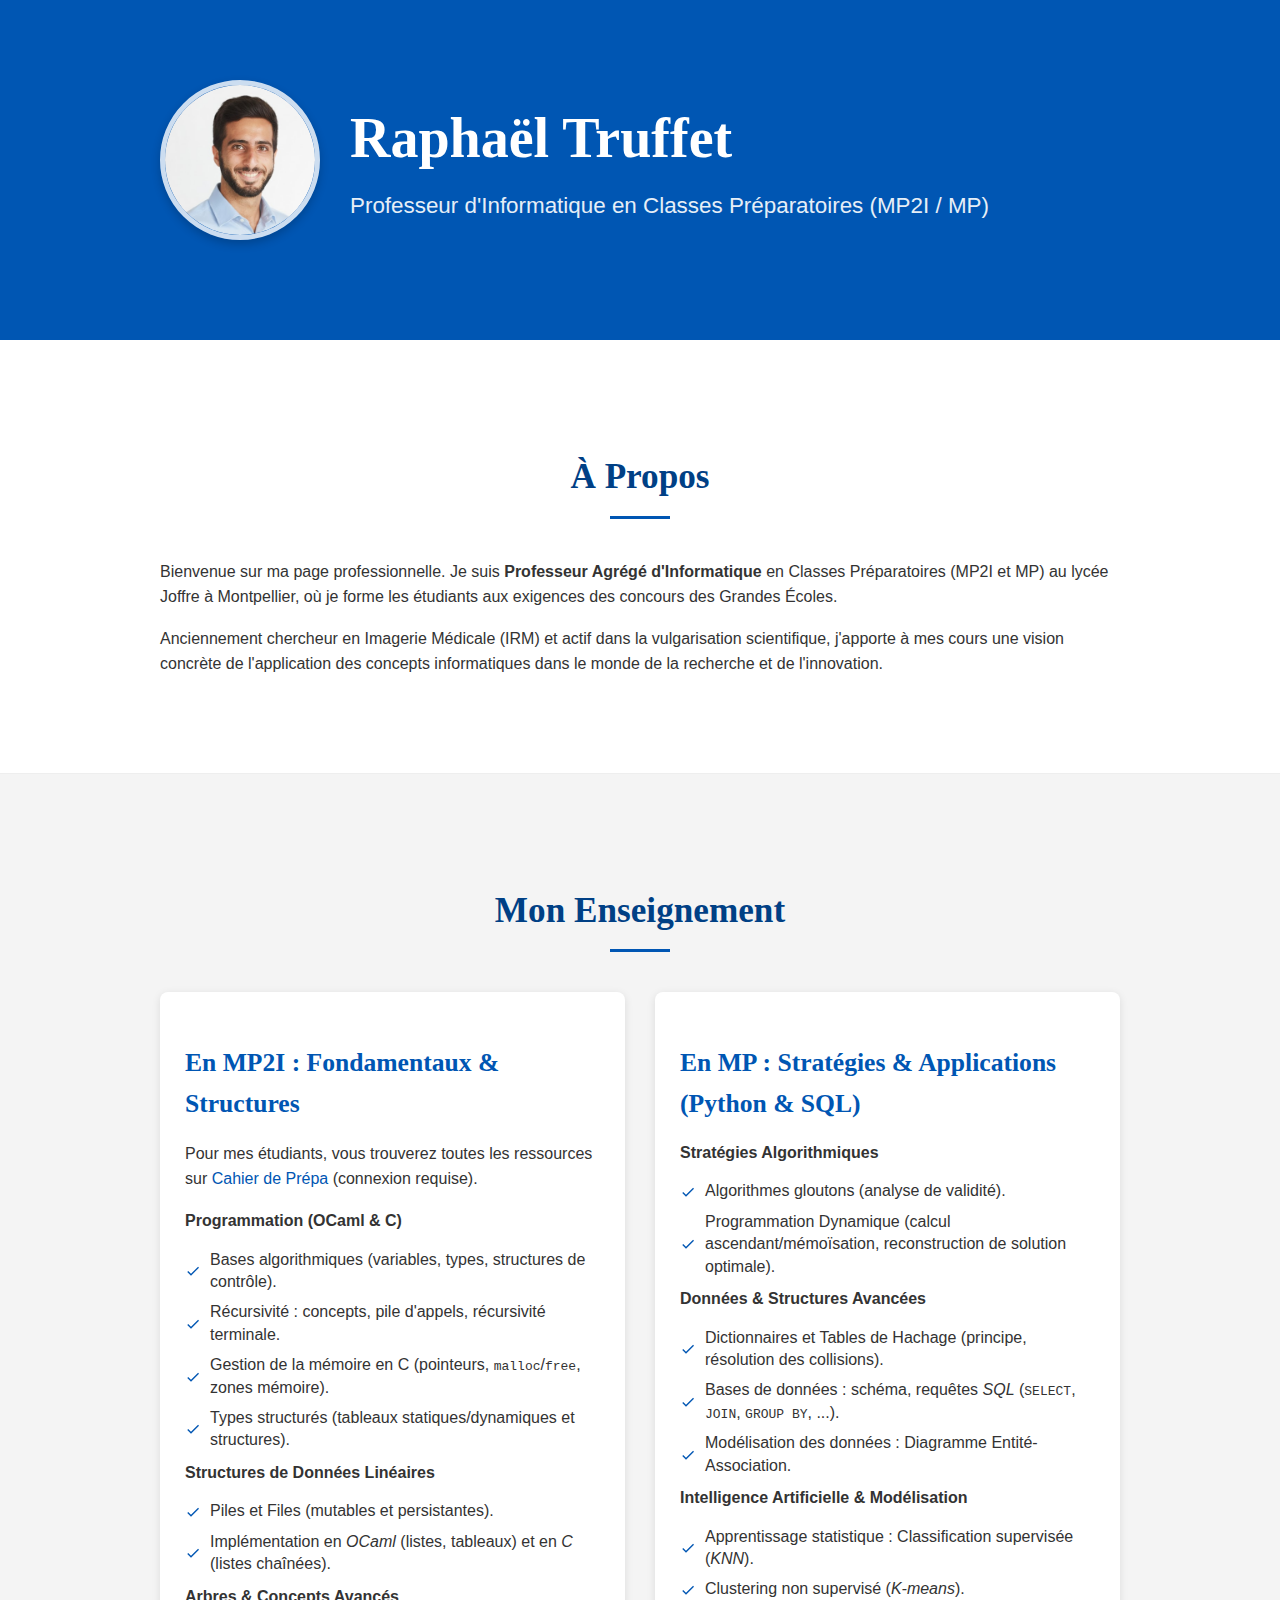
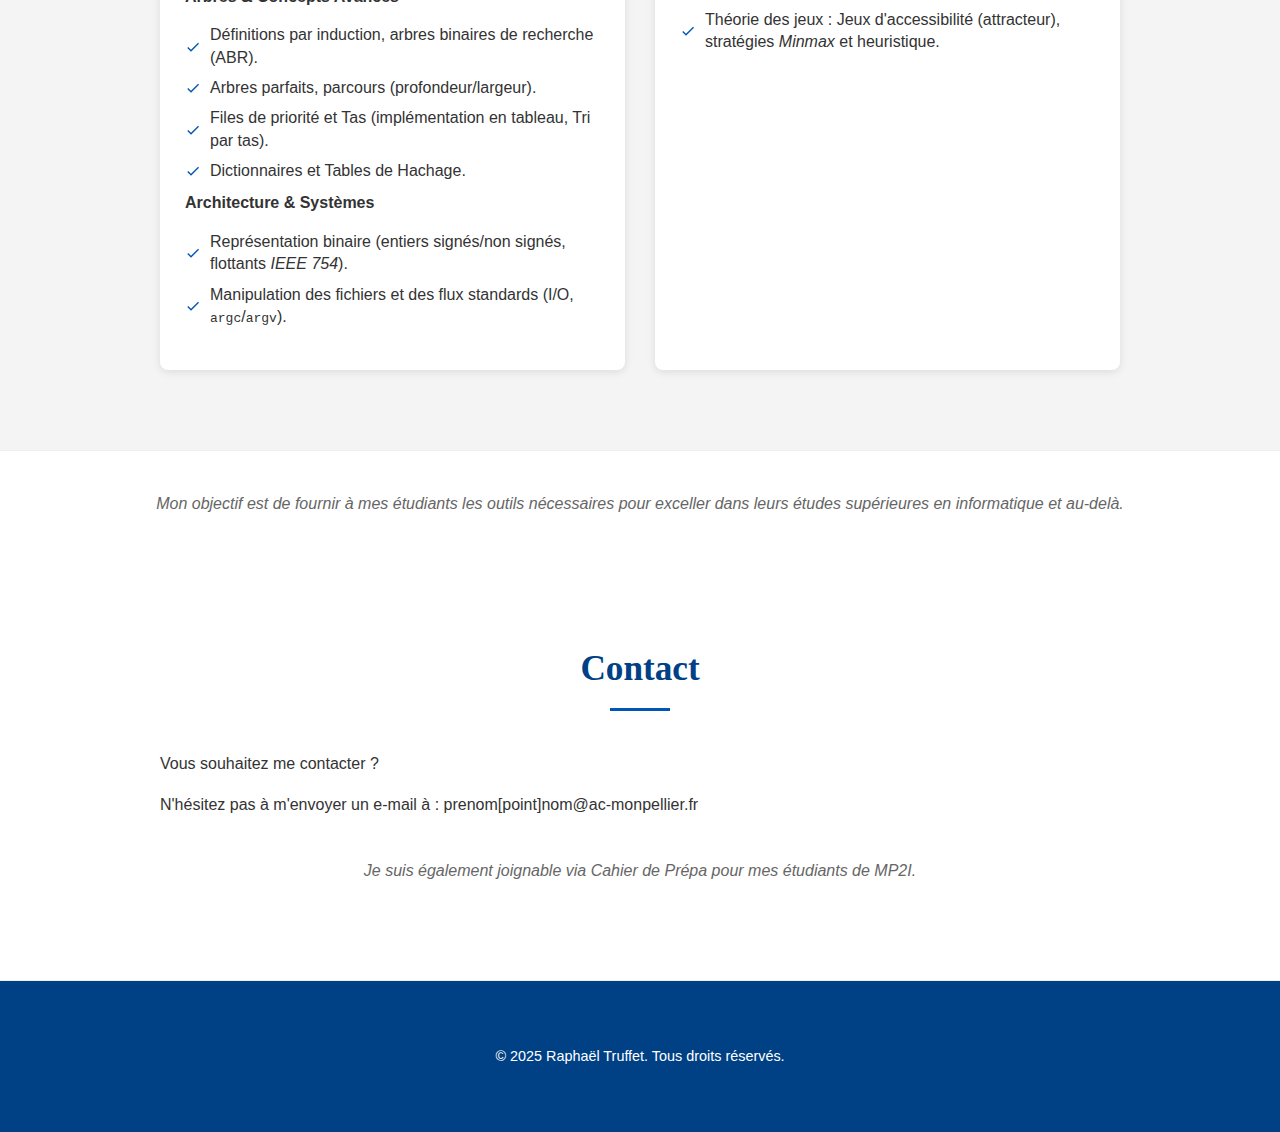
<file: index.html>
<!DOCTYPE html>
<html lang="fr">
<head>
    <meta name="google-site-verification" content="Fjbebh7qb5rGIo_ubqG8_z7JxeOHs7h1Q8YzGoHh8gA" />
    <meta charset="UTF-8">
    <meta name="viewport" content="width=device-width, initial-scale=1.0">
    <title>Raphaël Truffet - Professeur d'Informatique</title>
    <link rel="stylesheet" href="style.css">
    <link rel="icon" href="photo.png" type="image/x-icon">
</head>
<body>

<header class="hero">
        <div class="container">
            <div class="hero-content">
                <div class="profile-picture">
                    <img src="photo.png" alt="Photo de Raphaël Truffet">
                </div>
                
                <div class="header-text">
                    <h1>Raphaël Truffet</h1>
                    <p class="subtitle">Professeur d'Informatique en Classes Préparatoires (MP2I / MP)</p>
                </div>
                </div>
        </div>
    </header>

    <main>
<section id="a-propos" class="section">
    <div class="container">
        <h2>À Propos</h2>
        <p>
            Bienvenue sur ma page professionnelle. Je suis <strong>Professeur Agrégé d'Informatique</strong> en Classes Préparatoires (MP2I et MP) au lycée Joffre à Montpellier, où je forme les étudiants aux exigences des concours des Grandes Écoles.
        </p>
        <p>
            Anciennement chercheur en Imagerie Médicale (IRM) et actif dans la vulgarisation scientifique, j'apporte à mes cours une vision concrète de l'application des concepts informatiques dans le monde de la recherche et de l'innovation.
        </p>
    </div>
</section>
        <section id="enseignement" class="section">
            <div class="container">
                <h2>Mon Enseignement</h2>
                <div class="enseignement-grid">
<div class="matiere-card">
    <h3>En MP2I : Fondamentaux & Structures</h3>
    <ul>
        <p>
        Pour mes étudiants, vous trouverez toutes les ressources sur <a href="https://cahier-de-prepa.fr/mp2i-joffre/">Cahier de Prépa</a> (connexion requise).
        </p>
        <strong>Programmation (OCaml & C)</strong>
            <ul>
            <li>Bases algorithmiques (variables, types, structures de contrôle).</li>
            <li>Récursivité : concepts, pile d'appels, récursivité terminale.</li>
            <li>Gestion de la mémoire en C (pointeurs, <code>malloc</code>/<code>free</code>, zones mémoire).</li>
            <li>Types structurés (tableaux statiques/dynamiques et structures).</li>
            </ul>
        <strong>Structures de Données Linéaires</strong>
            <ul>
            <li>Piles et Files (mutables et persistantes).</li>
            <li>Implémentation en <em>OCaml</em> (listes, tableaux) et en <em>C</em> (listes chaînées).</li>
            </ul>
        <strong>Arbres & Concepts Avancés</strong>
            <ul>
            <li>Définitions par induction, arbres binaires de recherche (ABR).</li>
            <li>Arbres parfaits, parcours (profondeur/largeur).</li>
            <li>Files de priorité et Tas (implémentation en tableau, Tri par tas).</li>
            <li>Dictionnaires et Tables de Hachage.</li>
            </ul>
    <strong>Architecture & Systèmes</strong>
            <ul>
            <li>Représentation binaire (entiers signés/non signés, flottants <em>IEEE 754</em>).</li>
            <li>Manipulation des fichiers et des flux standards (I/O, <code>argc</code>/<code>argv</code>).</li>
            </ul>
        </ul>
</div>
<div class="matiere-card">
    <h3>En MP : Stratégies & Applications (Python & SQL)</h3>
    <ul>
        <strong>Stratégies Algorithmiques</strong>
            <ul>
                <li>Algorithmes gloutons (analyse de validité).</li>
                <li>Programmation Dynamique (calcul ascendant/mémoïsation, reconstruction de solution optimale).</li>
            </ul>
        <strong>Données & Structures Avancées</strong>
            <ul>
                <li>Dictionnaires et Tables de Hachage (principe, résolution des collisions).</li>
                <li>Bases de données : schéma, requêtes <em>SQL</em> (<code>SELECT</code>, <code>JOIN</code>, <code>GROUP BY</code>, ...).</li>
                <li>Modélisation des données : Diagramme Entité-Association.</li>
            </ul>
    <strong>Intelligence Artificielle & Modélisation</strong>
            <ul>
                <li>Apprentissage statistique : Classification supervisée (<em>KNN</em>).</li>
                <li>Clustering non supervisé (<em>K-means</em>).</li>
                <li>Théorie des jeux : Jeux d'accessibilité (attracteur), stratégies <em>Minmax</em> et heuristique.</li>
            </ul>

    </ul>
</div>
</section>
                <p class="note-enseignement">
                    Mon objectif est de fournir à mes étudiants les outils nécessaires pour exceller dans leurs études supérieures en informatique et au-delà.
                </p>
            </div>
        </section>

        <section id="contact" class="section">
            <div class="container">
                <h2>Contact</h2>
                <p>Vous souhaitez me contacter ?</p>
                <p>N'hésitez pas à m'envoyer un e-mail à : prenom[point]nom@ac-monpellier.fr</p>
                <p class="note-contact">Je suis également joignable via Cahier de Prépa pour mes étudiants de MP2I.</p>
            </div>
        </section>
    </main>

    <footer>
        <div class="container">
            <p>&copy; 2025 Raphaël Truffet. Tous droits réservés.</p>
        </div>
    </footer>

</body>
</html>
</file>
<file: style.css>
/* --- Variables CSS (pour faciliter les changements de couleurs/fonts) --- */
:root {
    --primary-color: #0056b3; /* Un bleu plus institutionnel */
    --secondary-color: #004085; /* Bleu plus foncé */
    --text-color: #333;
    --light-gray: #f4f4f4;
    --dark-gray: #666;
    --font-family-main: 'Arial', sans-serif;
    --font-family-heading: 'Georgia', serif; /* Pour un aspect plus classique et professionnel */
}

/* --- Base --- */
body {
    font-family: var(--font-family-main);
    line-height: 1.6;
    margin: 0;
    padding: 0;
    color: var(--text-color);
    background-color: #fff; /* Fond blanc par défaut */
}

.container {
    width: 90%;
    max-width: 960px; /* Limite la largeur pour une meilleure lisibilité */
    margin: 0 auto;
    padding: 20px 0;
}

h1, h2, h3 {
    font-family: var(--font-family-heading);
    color: var(--secondary-color);
    margin-bottom: 15px;
}

h1 {
    font-size: 2.8em;
    margin-top: 10px;
}

h2 {
    font-size: 2.2em;
    text-align: center;
    margin-bottom: 40px;
    position: relative;
}

h2::after { /* Petite ligne sous les titres de section */
    content: '';
    display: block;
    width: 60px;
    height: 3px;
    background: var(--primary-color);
    margin: 10px auto 0;
}

h3 {
    font-size: 1.6em;
    color: var(--primary-color);
    margin-bottom: 10px;
}

a {
    color: var(--primary-color);
    text-decoration: none;
}

a:hover {
    text-decoration: underline;
}

p {
    margin-bottom: 1em;
}

/* --- Header / Hero Section --- */
.hero {
    background: var(--primary-color); /* Fond du bandeau d'en-tête */
    color: #fff;
    padding: 60px 0;
    text-align: center;
}

.hero-content {
    display: flex;
    flex-direction: column; /* Par défaut, les éléments sont empilés pour les petits écrans */
    align-items: center;
    justify-content: center;
    text-align: center; /* Assure que le texte reste centré quand il est en colonne */
}

/* Nouveau : Règles pour les écrans plus larges */
@media (min-width: 768px) {
    .hero-content {
        flex-direction: row; /* Aligne les éléments horizontalement */
        text-align: left; /* Alignement du texte à gauche pour un look plus "carte de visite" */
        justify-content: flex-start; /* Alignement au début (gauche) */
        gap: 30px; /* Ajoute un espace entre l'image et le texte */
    }
}

/* Ajustement pour l'image sur les grands écrans */
@media (min-width: 768px) {
    .profile-picture {
        margin-bottom: 0; /* Plus de marge en bas si l'image est à côté */
        flex-shrink: 0; /* Empêche l'image de rétrécir */
    }
}

/* Ajustement pour le texte quand il est à côté de l'image */
@media (min-width: 768px) {
    .hero h1 {
        font-size: 3em; /* Ajustement de la taille du titre pour mieux coller à l'image */
        margin-top: 0; /* Pas de marge supérieure si aligné horizontalement */
    }
    .hero .subtitle {
        font-size: 1.2em; /* Ajustement de la taille du sous-titre */
    }
}

/* Nouveau bloc pour forcer le titre et le sous-titre à rester en colonne */
.header-text {
    /* Les éléments à l'intérieur de header-text sont par défaut en colonne */
    display: flex;
    flex-direction: column; 
}

@media (min-width: 768px) {
    .header-text h1 {
        font-size: 3em; 
        margin-top: 0; /* Important pour que le titre soit en haut du bloc */
        margin-bottom: 5px; /* Réduit l'espace entre le titre et le sous-titre */
    }
    
    .header-text .subtitle {
        font-size: 1.2em; 
        margin-top: 0;
    }
}

.profile-picture {
    width: 150px; /* Taille de la photo */
    height: 150px;
    border-radius: 50%; /* Rend la photo ronde */
    overflow: hidden; /* Cache les débordements si la photo n'est pas carrée */
    border: 5px solid rgba(255, 255, 255, 0.8); /* Bordure blanche autour de la photo */
    box-shadow: 0 4px 10px rgba(0, 0, 0, 0.2); /* Ombre légère */
    margin-bottom: 20px;
}

.profile-picture img {
    width: 100%;
    height: 100%;
    object-fit: cover; /* S'assure que l'image couvre bien la zone sans déformation */
}

.hero h1 {
    color: #fff;
    font-size: 3.5em; /* Plus grand pour le nom */
    margin-bottom: 5px;
}

.hero .subtitle {
    font-size: 1.4em;
    opacity: 0.9;
    margin-top: 0;
    font-weight: 300;
}

/* --- Sections Générales --- */
.section {
    padding: 60px 0;
    border-bottom: 1px solid #eee; /* Séparateur léger entre sections */
}

.section:nth-of-type(even) { /* Pour alterner les couleurs de fond */
    background-color: var(--light-gray);
}

/* --- Enseignement Section --- */
.enseignement-grid {
    display: grid;
    grid-template-columns: 1fr; /* Une colonne par défaut */
    gap: 30px; /* Espacement entre les cartes */
    margin-top: 30px;
}

@media (min-width: 768px) { /* Deux colonnes sur les écrans plus larges */
    .enseignement-grid {
        grid-template-columns: repeat(2, 1fr);
    }
}

.matiere-card {
    background: #fff;
    padding: 25px;
    border-radius: 8px;
    box-shadow: 0 2px 8px rgba(0, 0, 0, 0.1);
    transition: transform 0.3s ease;
}

.matiere-card:hover {
    transform: translateY(-5px);
}

.matiere-card ul {
    list-style: none; /* Supprime les puces par défaut */
    padding: 0;
    margin-top: 15px;
}

.matiere-card ul li {
    background: url('data:image/svg+xml;utf8,<svg xmlns="http://www.w3.org/2000/svg" width="16" height="16" viewBox="0 0 24 24" fill="%230056b3"><path d="M9 16.17L4.83 12l-1.42 1.41L9 19 21 7l-1.41-1.41L9 16.17z"/></svg>') no-repeat left center;
    background-size: 16px;
    padding-left: 25px;
    margin-bottom: 8px;
    line-height: 1.4;
}

.note-enseignement, .note-contact {
    text-align: center;
    font-style: italic;
    color: var(--dark-gray);
    margin-top: 40px;
}

/* --- Footer --- */
footer {
    background: var(--secondary-color);
    color: #fff;
    text-align: center;
    padding: 30px 0;
    font-size: 0.9em;
}

/* --- Responsive Adjustments --- */
@media (max-width: 600px) {
    .hero {
        padding: 40px 0;
    }

    .hero h1 {
        font-size: 2.5em;
    }

    .hero .subtitle {
        font-size: 1.1em;
    }

    h2 {
        font-size: 1.8em;
    }

    .section {
        padding: 40px 0;
    }
}
</file>
